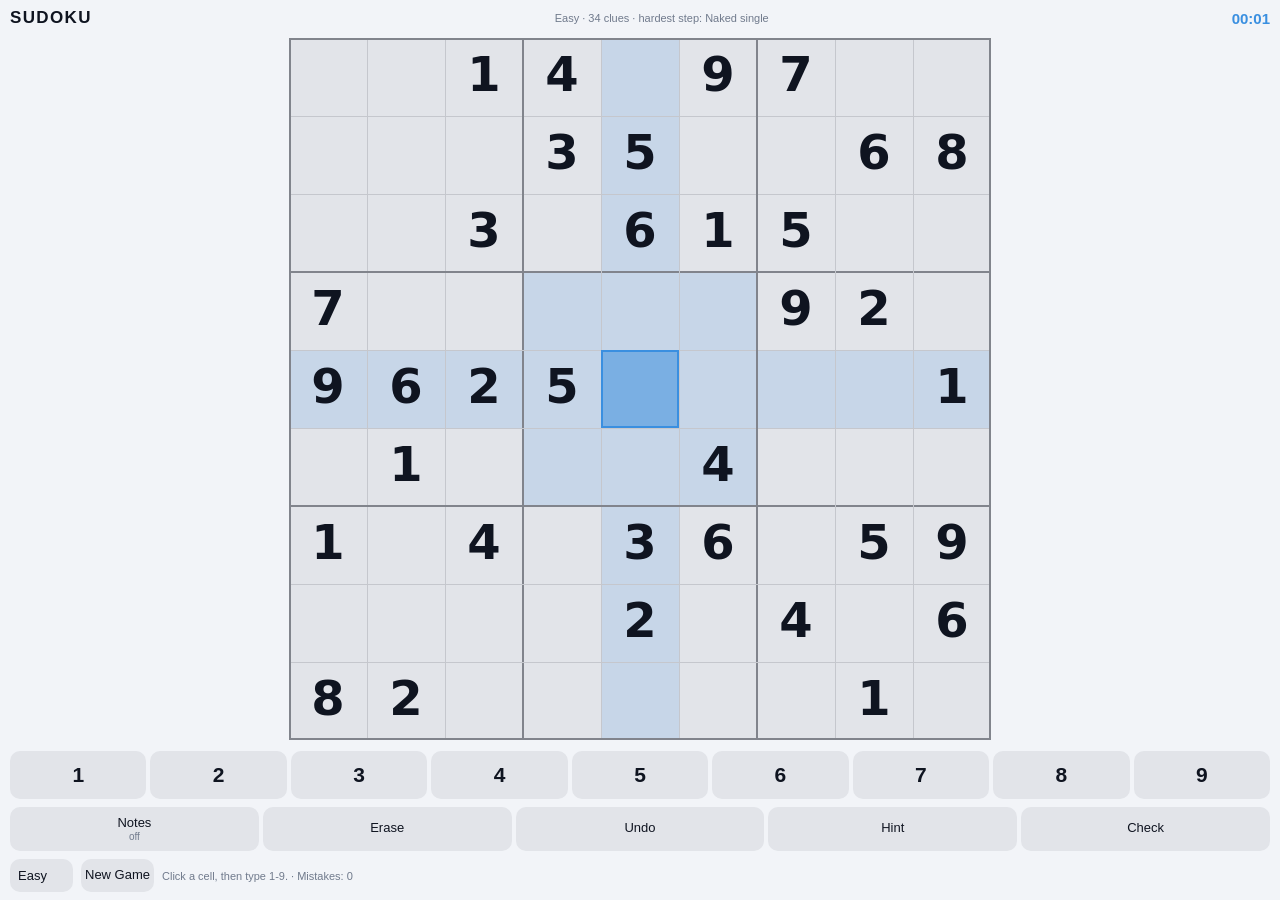
<file: index.html>
<!doctype html>
<html lang="en">
<head>
<meta charset="utf-8">
<meta name="viewport" content="width=device-width, initial-scale=1, maximum-scale=1, user-scalable=no, viewport-fit=cover">
<meta name="color-scheme" content="light dark">
<title>Sudoku</title>
<link rel="icon" href="icon.svg">
<link rel="stylesheet" href="css/style.css">
<!-- Must come from telegram.org; it is the only allowed source for the SDK. -->
<script src="https://telegram.org/js/telegram-web-app.js"></script>
</head>
<body>

<div id="app">
  <header id="topbar">
    <span id="title">SUDOKU</span>
    <span id="info"></span>
    <span id="timer">00:00</span>
  </header>

  <div id="boardwrap">
    <canvas id="board"></canvas>
  </div>

  <div id="pad">
    <button class="key" data-digit="1">1</button>
    <button class="key" data-digit="2">2</button>
    <button class="key" data-digit="3">3</button>
    <button class="key" data-digit="4">4</button>
    <button class="key" data-digit="5">5</button>
    <button class="key" data-digit="6">6</button>
    <button class="key" data-digit="7">7</button>
    <button class="key" data-digit="8">8</button>
    <button class="key" data-digit="9">9</button>
  </div>

  <div id="tools">
    <button id="btn-notes" class="tool">Notes<small>off</small></button>
    <button id="btn-erase" class="tool">Erase</button>
    <button id="btn-undo" class="tool">Undo</button>
    <button id="btn-hint" class="tool">Hint</button>
    <button id="btn-check" class="tool">Check</button>
  </div>

  <footer id="bottombar">
    <select id="difficulty" aria-label="Difficulty">
      <option value="0">Easy</option>
      <option value="1">Medium</option>
      <option value="2">Hard</option>
      <option value="3">Expert</option>
    </select>
    <button id="btn-new" class="tool">New Game</button>
    <span id="status"></span>
  </footer>
</div>

<div id="overlay" hidden>
  <div id="overlay-card">
    <h1 id="overlay-title"></h1>
    <p id="overlay-text"></p>
    <button id="overlay-button" class="tool primary">New Game</button>
  </div>
</div>

<script src="js/engine.js"></script>
<script src="js/app.js"></script>
</body>
</html>
</file>
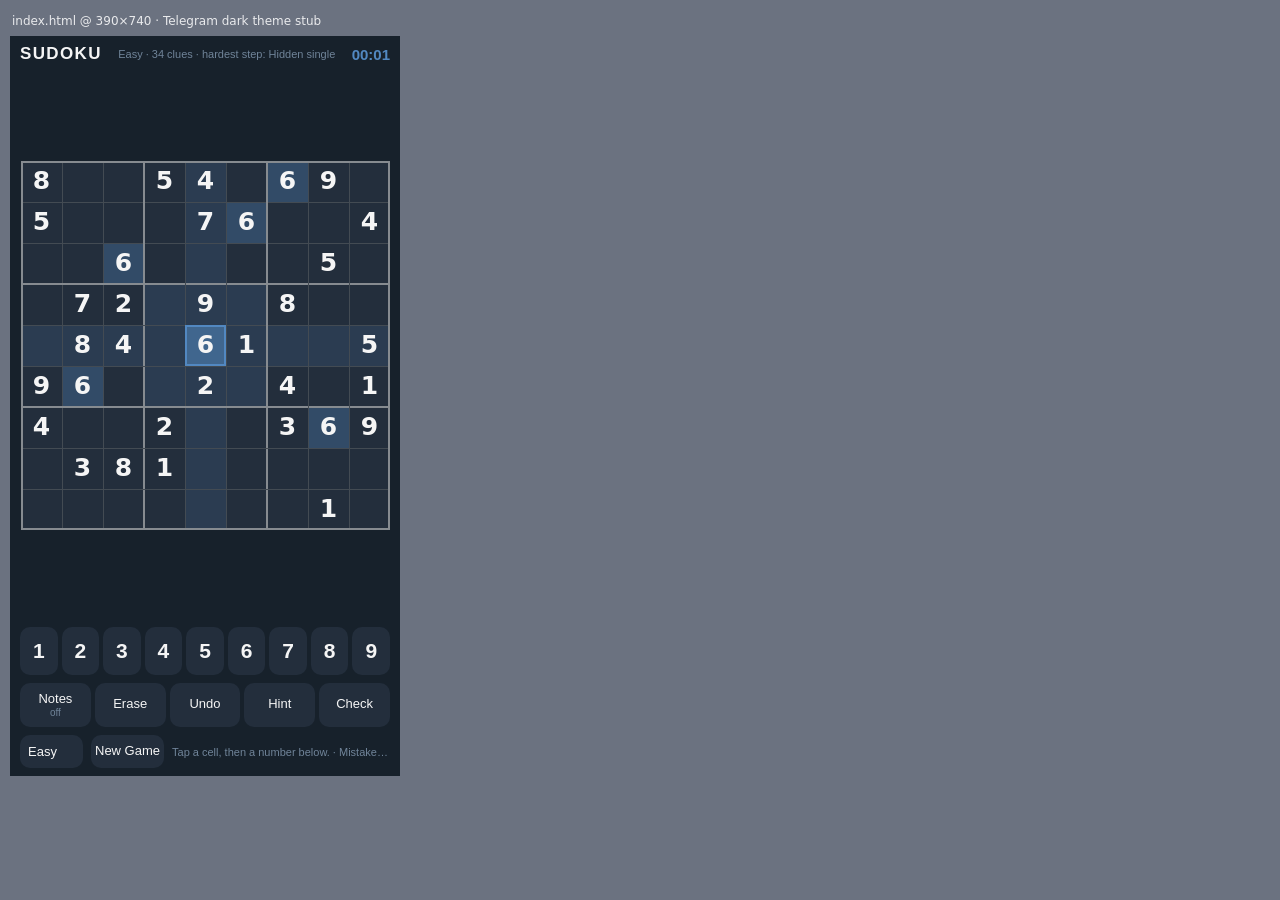
<file: tools/preview.html>
<!doctype html>
<html>
<head>
<meta charset="utf-8">
<title>Mini App preview</title>
<!--
  Renders index.html inside a phone-sized frame with a STUBBED Telegram SDK, so
  the Telegram code paths (themeParams, haptics, CloudStorage, mobile copy) can
  be checked in a normal browser. Must be served over HTTP, not opened as a
  file:// URL, because it fetches index.html.

    python -m http.server 8099
    → http://127.0.0.1:8099/tools/preview.html?theme=dark&demo=1

  Query params:
    theme=dark|light   which Telegram theme to simulate (default dark)
    demo=1             tap some cells and keys so digits/notes/conflicts show
    demo=solve         press Hint until the puzzle is finished (win overlay)
    w=390&h=740        frame size
-->
<style>
  html, body { margin: 0; background: #6b7280; font: 12px system-ui, sans-serif; color: #fff; }
  #wrap { padding: 10px; }
  iframe { border: 0; display: block; background: #000; }
  #label { padding: 4px 2px 8px; opacity: .85; }
</style>
</head>
<body>
<div id="wrap">
  <div id="label">loading…</div>
  <iframe id="f"></iframe>
</div>
<script>
(function () {
  var q = new URLSearchParams(location.search);
  var dark = (q.get("theme") || "dark") === "dark";
  var W = +(q.get("w") || 390);
  var H = +(q.get("h") || 740);
  var demo = q.get("demo");

  var frame = document.getElementById("f");
  frame.width = W;
  frame.height = H;

  // Telegram's real theme params, as a client sends them.
  var themeParams = dark
    ? { bg_color: "#17212b", text_color: "#f5f5f5", hint_color: "#708499",
        link_color: "#6ab3f3", button_color: "#5288c1", button_text_color: "#ffffff",
        secondary_bg_color: "#232e3c", header_bg_color: "#17212b" }
    : { bg_color: "#ffffff", text_color: "#000000", hint_color: "#707579",
        link_color: "#3390ec", button_color: "#3390ec", button_text_color: "#ffffff",
        secondary_bg_color: "#f4f4f5", header_bg_color: "#ffffff" };

  var STUB = '<scr' + 'ipt>' +
    'var _cloud = {};' +
    'window.Telegram = { WebApp: {' +
    '  initData: "", initDataUnsafe: {}, version: "7.10", platform: "android",' +
    '  colorScheme: ' + JSON.stringify(dark ? "dark" : "light") + ',' +
    '  themeParams: ' + JSON.stringify(themeParams) + ',' +
    '  isExpanded: true, viewportHeight: ' + H + ', viewportStableHeight: ' + H + ',' +
    '  ready: function(){}, expand: function(){}, close: function(){},' +
    '  disableVerticalSwipes: function(){}, enableVerticalSwipes: function(){},' +
    '  setHeaderColor: function(){}, setBackgroundColor: function(){},' +
    '  isVersionAtLeast: function(){ return true; },' +
    '  onEvent: function(){}, offEvent: function(){},' +
    '  HapticFeedback: { impactOccurred: function(){ return this; },' +
    '                    notificationOccurred: function(){ return this; },' +
    '                    selectionChanged: function(){ return this; } },' +
    '  CloudStorage: {' +
    '    setItem: function(k, v, cb){ _cloud[k] = v; if (cb) cb(null, true); },' +
    '    getItem: function(k, cb){ cb(null, _cloud[k] || ""); },' +
    '    removeItem: function(k, cb){ delete _cloud[k]; if (cb) cb(null, true); } },' +
    '  MainButton: { show: function(){ return this; }, hide: function(){ return this; },' +
    '                setText: function(){ return this; }, onClick: function(){ return this; } }' +
    '} };' +
    '</scr' + 'ipt>';

  fetch("../index.html").then(function (r) { return r.text(); }).then(function (html) {
    // Swap the real SDK for the stub and re-root relative URLs at the project root.
    html = html.replace(/<script src="https:\/\/telegram\.org[^>]*><\/script>/, STUB);
    html = html.replace("<head>", '<head><base href="../">');
    var doc = frame.contentDocument;
    doc.open();
    doc.write(html);
    doc.close();

    document.getElementById("label").textContent =
      "index.html @ " + W + "×" + H + " · Telegram " + (dark ? "dark" : "light") + " theme stub";

    // Poll with rAF rather than a timer: headless virtual time does not
    // advance setTimeout reliably, but it does drive animation frames.
    if (demo) {
      var tries = 0;
      (function waitForBoard() {
        tries++;
        var d = frame.contentDocument;
        // #info is only filled once a puzzle has actually been generated;
        // the overlay starts hidden in the markup, so it is not a usable signal.
        var info = d && d.getElementById("info");
        var ready = !!(info && info.textContent && d.getElementById("board") &&
                       d.getElementById("overlay").hidden);
        if (ready) {
          try { demo === "solve" ? runSolve() : runDemo(); }
          catch (e) { document.getElementById("label").textContent = "DEMO ERROR: " + e.message; }
          return;
        }
        if (tries > 600) {
          document.getElementById("label").textContent = "DEMO TIMEOUT (board never ready)";
          return;
        }
        requestAnimationFrame(waitForBoard);
      })();
    }
  });

  /** Press Hint until the board is finished, to reach the win overlay. */
  function runSolve() {
    var doc = frame.contentDocument;
    for (var i = 0; i < 90; i++) {
      if (!doc.getElementById("overlay").hidden) break;
      doc.getElementById("btn-hint").click();
    }
  }

  /** Drive the app the way a finger would: real pointer events and clicks. */
  function runDemo() {
    // Re-read these: document.write() can swap the document object out.
    var win = frame.contentWindow;
    var doc = frame.contentDocument;
    var canvas = doc.getElementById("board");
    if (!canvas) throw new Error("no canvas in frame");
    var rect = canvas.getBoundingClientRect();
    var cell = rect.width / 9;

    function tapCell(col, row) {
      var ev = new win.PointerEvent("pointerdown", {
        clientX: rect.left + (col + 0.5) * cell,
        clientY: rect.top + (row + 0.5) * cell,
        bubbles: true, cancelable: true
      });
      canvas.dispatchEvent(ev);
    }
    function press(sel) { doc.querySelector(sel).click(); }

    // Try a whole row: givens are rejected, empties take the digit.
    for (var c = 0; c < 9; c++) { tapCell(c, 4); press('.key[data-digit="5"]'); }
    // Pencil marks in the top row.
    press("#btn-notes");
    for (var c2 = 0; c2 < 5; c2++) {
      tapCell(c2, 0);
      press('.key[data-digit="2"]');
      press('.key[data-digit="6"]');
      press('.key[data-digit="9"]');
    }
    press("#btn-notes");
  }
})();
</script>
</body>
</html>
</file>
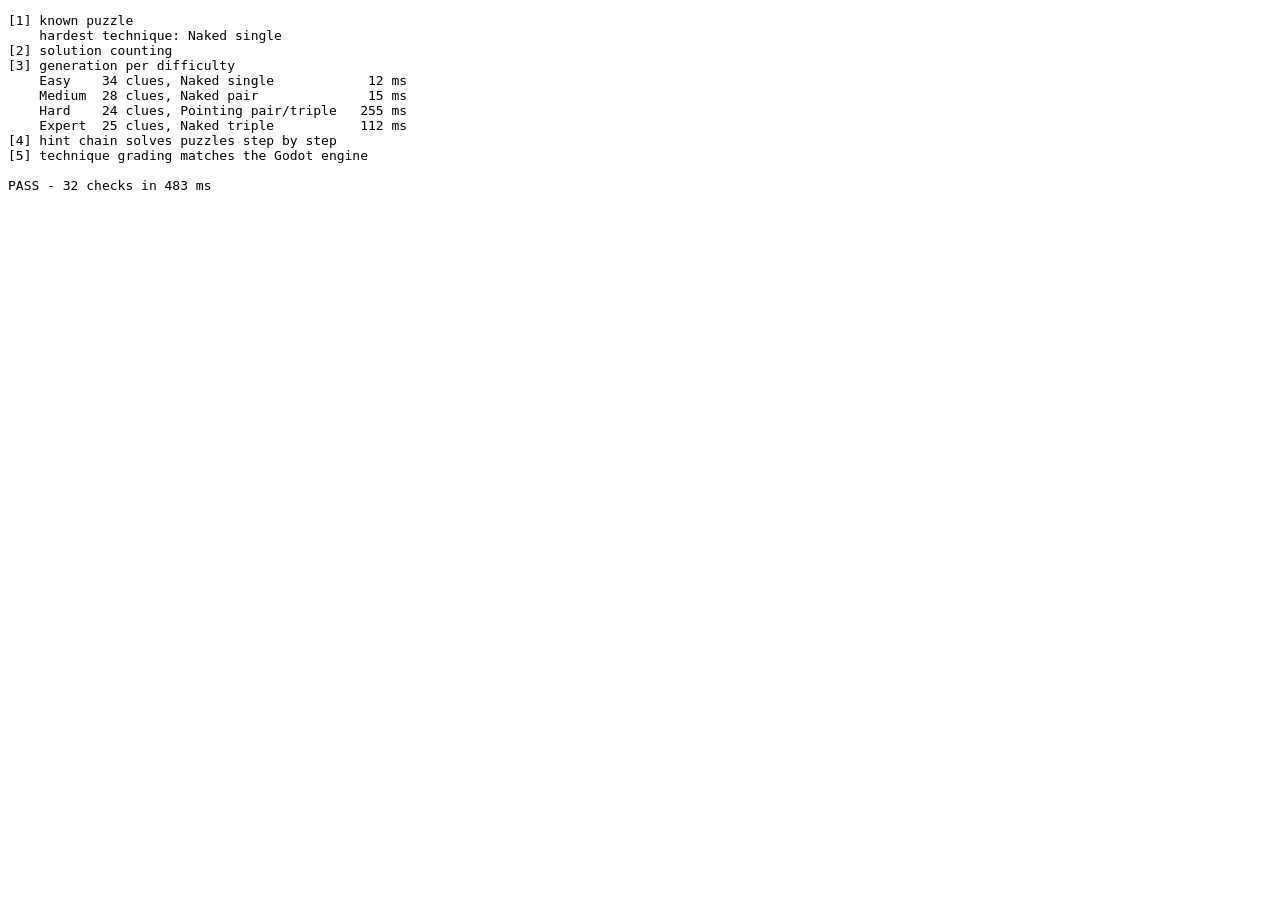
<file: tools/test_engine.html>
<!doctype html>
<meta charset="utf-8">
<title>engine tests</title>
<!--
  Headless test harness for js/engine.js. Mirrors the checks in
  ../../sudoku-godot/tools/test_engine.gd so both engines are held to the
  same standard.

    chrome --headless --disable-gpu --dump-dom tools/test_engine.html

  The last line of output is PASS or FAIL.
-->
<pre id="out">running…</pre>
<script src="../js/engine.js"></script>
<script>
(function () {
  var E = SudokuEngine;
  var KNOWN_PUZZLE =
    "530070000600195000098000060800060003400803001700020006060000280000419005000080079";
  var KNOWN_SOLUTION =
    "534678912672195348198342567859761423426853791713924856961537284287419635345286179";

  var lines = [];
  var failures = 0;
  var checks = 0;

  function log(s) { lines.push(s); }

  function check(ok, label) {
    checks++;
    if (!ok) { failures++; log("  FAIL  " + label); }
  }

  function isValidSolution(g) {
    var i, j, seen;
    for (i = 0; i < 9; i++) {
      seen = {};
      for (j = 0; j < 9; j++) seen[g[i * 9 + j]] = true;
      if (Object.keys(seen).length !== 9 || seen[0]) return false;
      seen = {};
      for (j = 0; j < 9; j++) seen[g[j * 9 + i]] = true;
      if (Object.keys(seen).length !== 9 || seen[0]) return false;
    }
    for (var b = 0; b < 9; b++) {
      seen = {};
      for (j = 0; j < 9; j++) seen[g[E.UNITS[18 + b][j]]] = true;
      if (Object.keys(seen).length !== 9 || seen[0]) return false;
    }
    return true;
  }

  var t0 = Date.now();

  // --- [1] known puzzle ---------------------------------------------
  log("[1] known puzzle");
  var board = new E.Board(E.loadLine(KNOWN_PUZZLE));
  var r = board.solveLogically();
  check(r.solved, "known puzzle solves logically");
  check(isValidSolution(board.grid), "solution obeys Sudoku rules");
  check(E.toLine(board.grid) === KNOWN_SOLUTION, "solution matches reference");
  log("    hardest technique: " + E.techniqueName(r.maxTechnique));

  // --- [2] solution counting ----------------------------------------
  log("[2] solution counting");
  var unique = E.loadLine(KNOWN_PUZZLE);
  check(E.countSolutions(unique, 2) === 1, "known puzzle has exactly 1 solution");
  var blanked = Uint8Array.from(unique); blanked[0] = 0;
  check(E.countSolutions(blanked, 2) >= 1, "blanked puzzle still solvable");
  var broken = Uint8Array.from(unique); broken[2] = 5; // duplicate 5 in the top-left box
  check(E.countSolutions(broken, 2) === 0, "contradictory puzzle has 0 solutions");
  check(E.countSolutions(new Uint8Array(81), 2) === 2, "empty grid has many solutions");
  check(E.clueCount(unique) === 30, "clueCount works");
  check(E.toLine(E.loadLine(KNOWN_PUZZLE)) === KNOWN_PUZZLE.replace(/\./g, "0"),
    "loadLine/toLine round-trip");

  // --- [3] generation per difficulty ---------------------------------
  log("[3] generation per difficulty");
  var specs = [
    { name: "Easy",   clues: 34, cap: 1, min: -1, tries: 4 },
    { name: "Medium", clues: 28, cap: 3, min: 2,  tries: 8 },
    { name: "Hard",   clues: 24, cap: 5, min: 4,  tries: 12 },
    { name: "Expert", clues: 20, cap: 6, min: 5,  tries: 14 }
  ];
  specs.forEach(function (spec) {
    var t = Date.now();
    var res = E.generate(spec.clues, spec.cap, spec.min, spec.tries);
    var ms = Date.now() - t;
    if (!res) { check(false, spec.name + ": generator produced a puzzle"); return; }
    check(isValidSolution(res.solution), spec.name + ": solution valid");
    check(E.countSolutions(res.puzzle, 2) === 1, spec.name + ": puzzle is unique");
    check(res.maxTechnique <= spec.cap,
      spec.name + ": tier " + res.maxTechnique + " within cap " + spec.cap);
    var agrees = true;
    for (var i = 0; i < 81; i++)
      if (res.puzzle[i] && res.puzzle[i] !== res.solution[i]) agrees = false;
    check(agrees, spec.name + ": givens match the solution");
    var band = res.maxTechnique >= spec.min ? "" : "   (below preferred tier " + spec.min + ")";
    log("    " + spec.name.padEnd(7) + " " + String(res.clues).padStart(2) + " clues, " +
        E.techniqueName(res.maxTechnique).padEnd(20) + " " + String(ms).padStart(5) + " ms" + band);
  });

  // --- [4] hint chain -------------------------------------------------
  log("[4] hint chain solves puzzles step by step");
  for (var h = 0; h < 3; h++) {
    var gen = E.generate(24, 6, -1, 8);
    if (!gen) { check(false, "hint chain: generator produced a puzzle"); continue; }
    var work = Uint8Array.from(gen.puzzle);
    var badMove = false;
    var steps = 0;
    while (E.clueCount(work) < 81 && steps < 100) {
      var move = new E.Board(work).findNextMove();
      if (!move) break;
      if (move.value !== gen.solution[move.index]) { badMove = true; break; }
      work[move.index] = move.value;
      steps++;
    }
    check(!badMove, "hint " + h + ": every suggested digit is correct");
    check(E.clueCount(work) === 81, "hint " + h + ": chain finished the grid");
  }

  // --- [5] cross-check against the Godot engine's reference vectors ----
  log("[5] technique grading matches the Godot engine");
  var g1 = new E.Board(E.loadLine(KNOWN_PUZZLE)).solveLogically();
  check(g1.maxTechnique === 0, "known puzzle grades as tier 0 (naked single)");

  var ms = Date.now() - t0;
  log("");
  log(failures === 0
    ? "PASS - " + checks + " checks in " + ms + " ms"
    : "FAIL - " + failures + " of " + checks + " checks failed (" + ms + " ms)");
  document.getElementById("out").textContent = lines.join("\n");
  document.title = failures === 0 ? "PASS" : "FAIL";
})();
</script>
</file>
<file: css/style.css>
/*
 * Palette variables are overwritten at runtime from Telegram's themeParams
 * (see applyTheme() in js/app.js). The values here are the standalone-browser
 * fallback, and also what shows for the split second before the SDK reports in.
 */
:root {
  --bg: #14171f;
  --panel: #1b202b;
  --cell: #222836;
  --line-thin: #39425a;
  --line-thick: #77869f;
  --text: #e9eef8;
  --dim: #93a0b8;
  --accent: #74b6ff;
  --given: #e9eef8;
  --user: #74b6ff;
  --hintcol: #8de0a8;
  --errorcol: #ff7183;
  --cell-peer: #2b3346;
  --cell-same: #36425c;
  --cell-sel: #3f5c8f;
  --cell-err: #5a2733;
  --radius: 10px;
}

* { box-sizing: border-box; }

html, body {
  margin: 0;
  height: 100%;
  overflow: hidden;
  background: var(--bg);
  color: var(--text);
  font-family: -apple-system, BlinkMacSystemFont, "Segoe UI", Roboto, Helvetica, Arial, sans-serif;
  /* A puzzle is all taps and drags - never let them scroll or zoom the page. */
  -webkit-user-select: none;
  user-select: none;
  -webkit-tap-highlight-color: transparent;
  touch-action: manipulation;
  overscroll-behavior: none;
}

#app {
  display: flex;
  max-width: 100vw;
  overflow: hidden;
  flex-direction: column;
  height: 100%;
  padding: 8px 10px calc(8px + env(safe-area-inset-bottom));
  gap: 8px;
}

/* --- header ---------------------------------------------------- */
#topbar {
  display: flex;
  min-width: 0;
  align-items: center;
  gap: 10px;
  flex: 0 0 auto;
}
#title { font-size: 17px; font-weight: 700; letter-spacing: 0.08em; }
#info {
  flex: 1;
  min-width: 0;
  text-align: center;
  font-size: 11px;
  color: var(--dim);
  white-space: nowrap;
  overflow: hidden;
  text-overflow: ellipsis;
}
#timer {
  font-size: 15px;
  font-weight: 600;
  color: var(--accent);
  font-variant-numeric: tabular-nums;
}

/* --- board ------------------------------------------------------ */
#boardwrap {
  flex: 1 1 auto;
  display: flex;
  align-items: center;
  justify-content: center;
  min-height: 0; /* let it shrink inside the flex column */
}
#board { display: block; touch-action: none; }

/* --- number pad -------------------------------------------------- */
#pad {
  display: grid;
  grid-template-columns: repeat(9, minmax(0, 1fr));
  gap: 4px;
  flex: 0 0 auto;
}
.key {
  min-width: 0;
  appearance: none;
  border: 0;
  border-radius: var(--radius);
  background: var(--cell);
  color: var(--text);
  font-size: 21px;
  font-weight: 600;
  padding: 12px 0;
  font-family: inherit;
  cursor: pointer;
}
.key.done { color: var(--dim); }
.key:active, .tool:active { background: var(--cell-sel); }

/* --- tools + footer ---------------------------------------------- */
#tools {
  display: grid;
  grid-template-columns: repeat(5, minmax(0, 1fr));
  gap: 4px;
  flex: 0 0 auto;
}
.tool {
  min-width: 0;
  appearance: none;
  border: 0;
  border-radius: var(--radius);
  background: var(--cell);
  color: var(--text);
  font-size: 13px;
  font-family: inherit;
  padding: 9px 4px;
  cursor: pointer;
  line-height: 1.15;
}
.tool small { display: block; font-size: 10px; color: var(--dim); }
#btn-notes.on { background: var(--cell-sel); }
#btn-notes.on small { color: var(--text); }

#bottombar {
  display: flex;
  min-width: 0;
  align-items: center;
  gap: 8px;
  flex: 0 0 auto;
}
#difficulty {
  appearance: none;
  border: 0;
  border-radius: var(--radius);
  background: var(--cell);
  color: var(--text);
  font-family: inherit;
  font-size: 13px;
  padding: 9px 8px;
  cursor: pointer;
}
#status {
  flex: 1;
  min-width: 0;
  font-size: 11px;
  color: var(--dim);
  white-space: nowrap;
  overflow: hidden;
  text-overflow: ellipsis;
}

/* --- overlay ------------------------------------------------------ */
#overlay {
  position: fixed;
  inset: 0;
  display: flex;
  align-items: center;
  justify-content: center;
  background: rgba(0, 0, 0, 0.66);
  z-index: 10;
}
#overlay[hidden] { display: none; }
#overlay-card {
  background: var(--panel);
  border: 1px solid var(--line-thick);
  border-radius: 18px;
  padding: 26px 34px;
  text-align: center;
  max-width: 84vw;
}
#overlay-title { margin: 0 0 6px; font-size: 28px; }
#overlay-text { margin: 0 0 16px; font-size: 14px; color: var(--dim); }
.tool.primary { padding: 11px 26px; font-size: 15px; background: var(--accent); color: var(--bg); font-weight: 600; }
</file>
